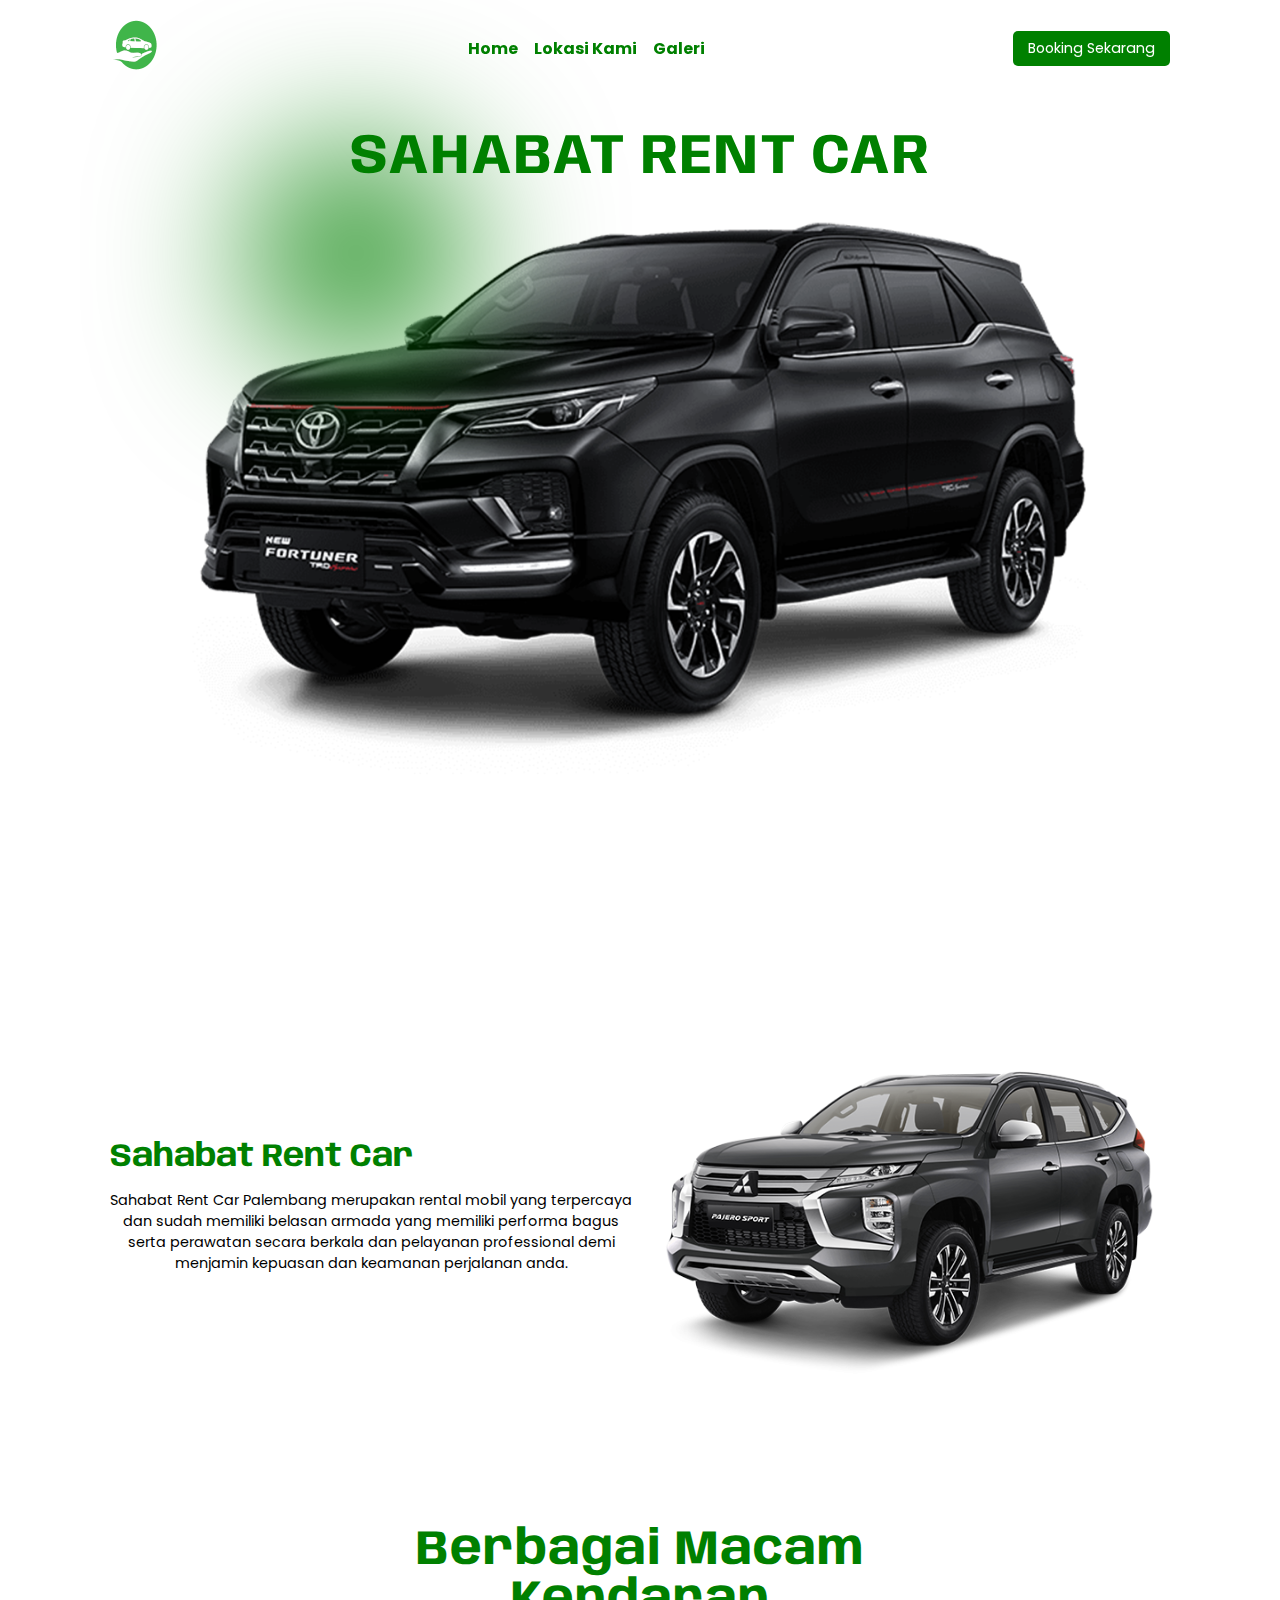
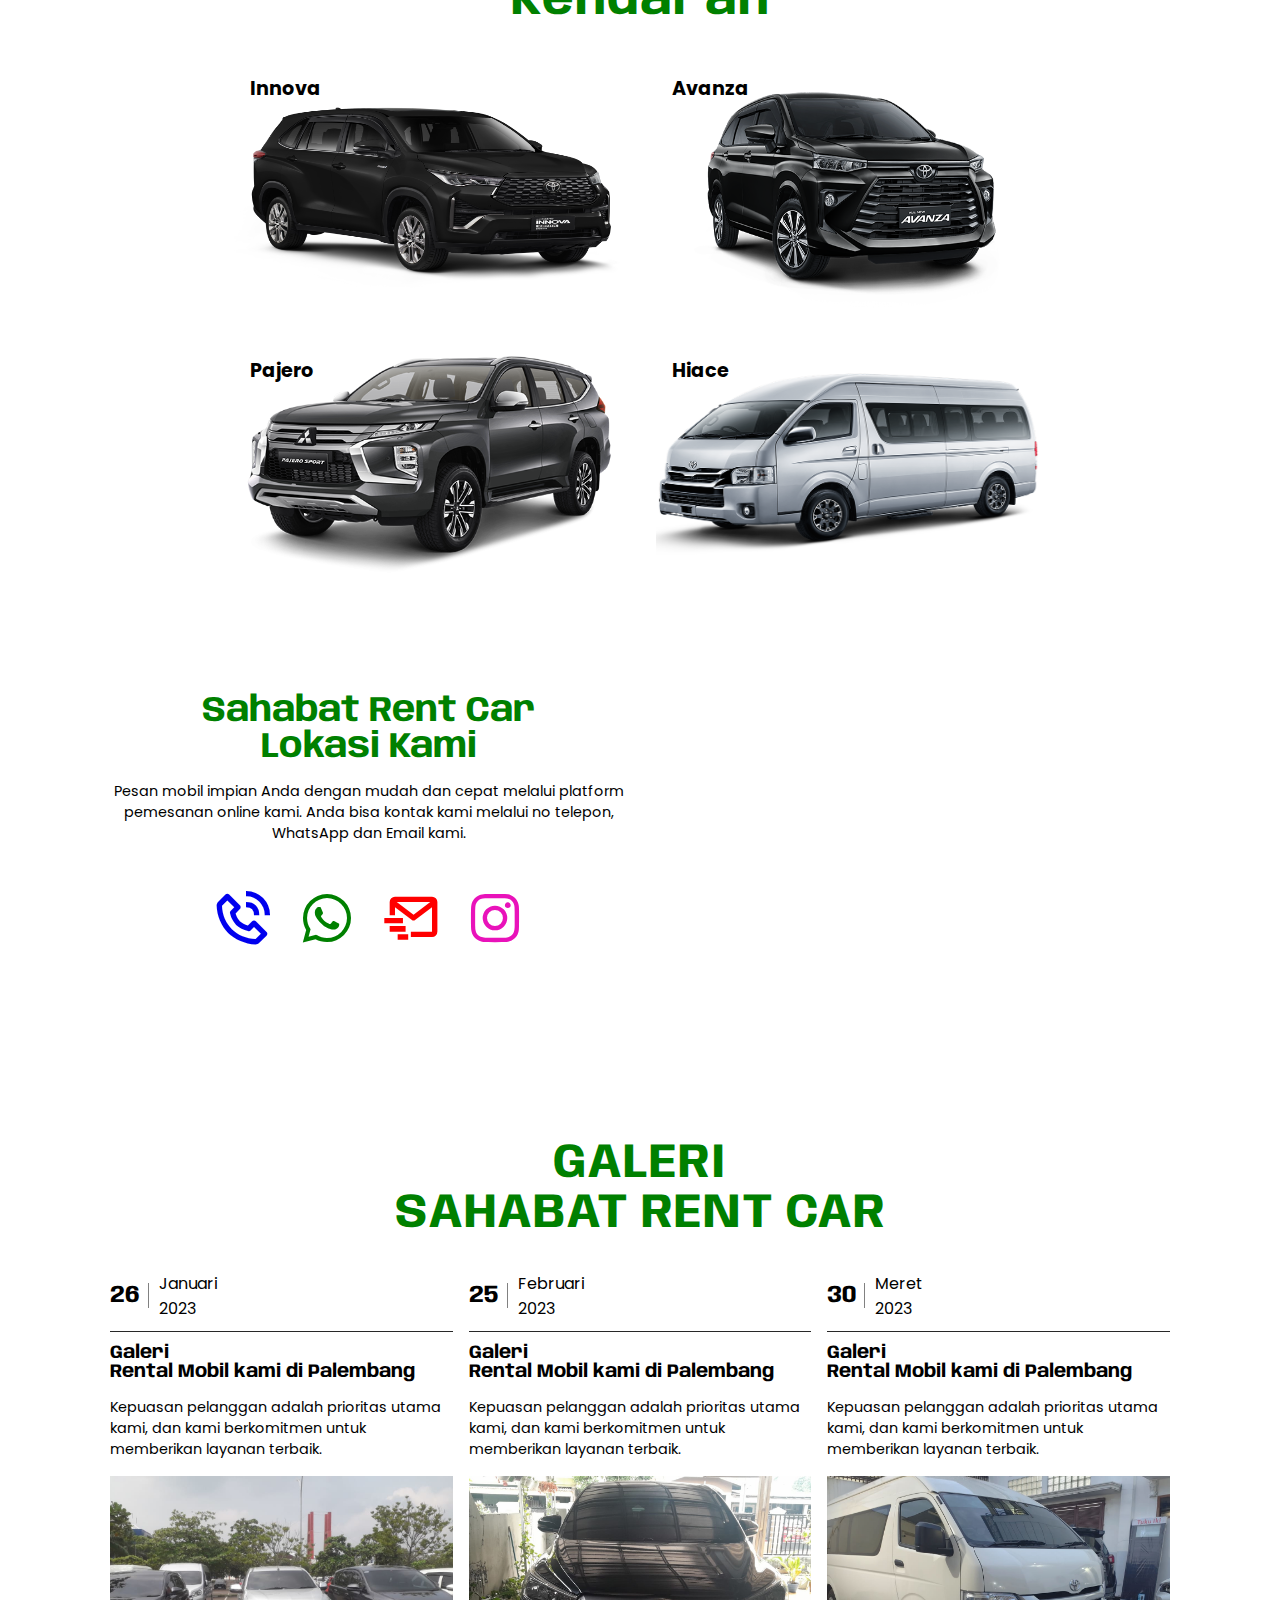
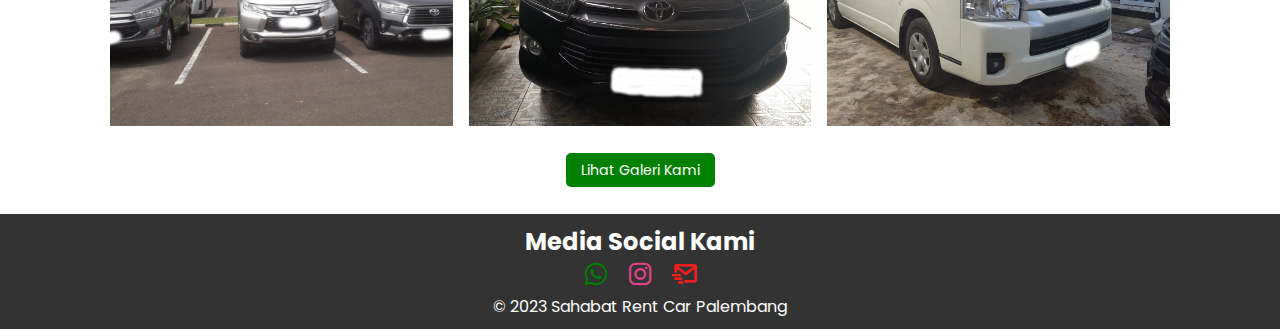
<file: index.html>
<!DOCTYPE html>
<html lang="en">
  <head>
    <meta charset="UTF-8" />
    <meta name="viewport" content="width=device-width, initial-scale=1.0" />
    <title>Sahabat Rent Car</title>
    <link rel="stylesheet" href="style.css" />
    <link rel="shortcut icon" href="cars/logo/logo2.png" type="image/x-icon">

    <link
      rel="stylesheet"
      href="https://cdn.jsdelivr.net/npm/boxicons@latest/css/boxicons.min.css"
    />
    <!-- !link slider -->
      <link rel="stylesheet" href="https://cdn.jsdelivr.net/npm/swiper@11/swiper-bundle.min.css" />

  </head>

  <body>
        <!-- header -->
            <header>
                <div class="nav container"> 
                    <a href="#home" class="logo"><img src="cars/logo/logo2.png" alt=""></a>
                    <!-- menu icons -->
                    <i class='bx bx-menu-alt-left' id="menu-icon"></i>
                    <div class="nav-links">
                        <a href="#home" class="nav-link">Home</a>
                        <a href="#location" class="nav-link">Lokasi Kami</a>
                        <a href="galeri.html" class="nav-link">Galeri</a>
                    </div>
                    <!-- btn -->
                    <a href="booking.html" class="btn">Booking Sekarang</a>
                </div>
            </header>
        <!-- header -->

        <!-- home -->
        <section class="home" id="home">
            <!-- home img -->
            <div class="img">
              <h1 class="container">SAHABAT RENT CAR</h1>
                   <div class="blur-effect"></div>
              <img src="cars/mobil/fortuner.png" alt="image-mobil" class="home-img">
            </div>
          </div>
        </section>

        <!-- about -->
        <section class="about container">
          <div class="about-data">
            <h3>Sahabat Rent Car</h3>
            <p>Sahabat Rent Car Palembang merupakan rental mobil yang terpercaya dan sudah memiliki belasan armada yang memiliki performa bagus serta perawatan secara berkala dan pelayanan professional demi menjamin kepuasan dan keamanan perjalanan anda.</p>
          </div>
          <img src="cars/mobil/pajero.png" alt="" class="about-img">
        </section>

        <!-- Collections -->
        <section class="collections container">
          <div class="heading">
            <h4>Berbagai Macam <br>Kendaran</h4>
          </div>
            <div class="collection-boxs">
              <div class="collection-data">
                <h5>Innova</h5>
                <div class="collection-img">
                  <img src="cars/mobil/inova-Zenix.png" alt="zenix">
                </div>
              </div>
              <div class="collection-data">
                <h5>Avanza</h5>
                <div class="collection-img">
                  <img src="cars/mobil/avanza-G.png" alt="avanza">
                </div>
              </div>
              <div class="collection-data">
                <h5>Pajero</h5>
                <div class="collection-img">
                  <img src="cars/mobil/pajero.png" alt="pajero">
                </div>
              </div>
              <div class="collection-data">
                <h5>Hiace</h5>
                <div class="collection-img">
                  <img src="cars/mobil/hiace-luxury.png" alt="hiace">
                </div>
              </div>
    
          </div>
        </section>
        
        <!-- ! Location -->
        <section class="location container" id="location">
          <div class="location-data">
            <h3>Sahabat Rent Car <br>Lokasi Kami</h3>
            <p>Pesan mobil impian Anda dengan mudah dan cepat melalui platform pemesanan online kami. Anda bisa kontak kami melalui no telepon, WhatsApp dan Email kami.</p>

            <div class="kontak-kami">
              <a href="tel:+6281532139602" target="_blank" ><i class='bx bx-phone-call' id="telphone"></i></a>

              <a href="https://wa.me/6281532139602?text=Halo%20Sahabat%20Rent%20Car%20saya%20ingin%20bertanya?" target="_blank" ><i class='bx bxl-whatsapp' id="whatsapp"></i></a>

              <a href="mailto:sahabatrentcar@yahoo.com?subject=Sahabat%20Rent%20Car&body=Halo%20saya%20ingin%20bertanya?" ><i class='bx bx-mail-send' id="gmail"></i></a>

              <a href="https://www.instagram.com/sahabat_rentcarpalembang/" target="_blank"><i class='bx bxl-instagram' id="insta"></i></a>

            </div>
           


          </div>
        
        <div class="map">

            <iframe class="google-map" src="https://www.google.com/maps/embed?pb=!1m17!1m12!1m3!1d3984.616835512083!2d104.77894457497032!3d-2.9259838970503522!2m3!1f0!2f0!3f0!3m2!1i1024!2i768!4f13.1!3m2!1m1!2zMsKwNTUnMzMuNSJTIDEwNMKwNDYnNTMuNSJF!5e0!3m2!1sid!2sid!4v1703846644242!5m2!1sid!2sid" width="400" height="350" style="border:0;" allowfullscreen="" loading="lazy" referrerpolicy="no-referrer-when-downgrade"></iframe>

          </div>
        </section>


        <!-- Stories -->
          <section class="stories container">
            <div class="heading">
              <h4>GALERI <br>SAHABAT RENT CAR</h4>
            </div>
            <div class="stories-box">
              
              <div class="stoires-data">
                <div class="date">
                  <h1>26</h1>
                  <span>Januari <br>2023</span>
                </div>
                <h2>Galeri <br>Rental Mobil kami di Palembang</h2>
                <p>Kepuasan pelanggan adalah prioritas utama kami, dan kami berkomitmen untuk memberikan layanan terbaik.</p>
                <img src="cars/gallery/galleri-1.jpeg" alt="gal-1">
              </div>

              <div class="stoires-data">
                <div class="date">
                  <h1>25</h1>
                  <span>Februari <br>2023</span>
                </div>
                <h2>Galeri <br>Rental Mobil kami di Palembang</h2>
                <p>Kepuasan pelanggan adalah prioritas utama kami, dan kami berkomitmen untuk memberikan layanan terbaik.</p>
                <img src="cars/gallery/galleri-2.jpeg" alt="gal-2">
              </div>

              <div class="stoires-data">
                <div class="date">
                  <h1>30</h1>
                  <span>Meret <br>2023</span>
                </div>
                <h2>Galeri <br>Rental Mobil kami di Palembang</h2>
                <p>Kepuasan pelanggan adalah prioritas utama kami, dan kami berkomitmen untuk memberikan layanan terbaik.</p>
                <img src="cars/gallery/galleri-4.jpeg" alt="gal-4">
              </div>
            </div>
             <!-- review btn -->
             <div class="review-btn">
              <a href="galeri.html" class="btn">Lihat Galeri Kami</a>
            </div>
          </section>

        
          <!-- !footer -->
        <footer id="myFooter">
            <div class="social-icons">
                <h2>Media Social Kami</h2>
                <a href="https://wa.me/6281532139602?text=Halo%20Sahabat%20Rent%20Car%20saya%20ingin%20bertanya?" target="_blank"><i class='bx bxl-whatsapp' id="whatsapp"></i></a>

                <a href="https://www.instagram.com/sahabat_rentcarpalembang/" target="_blank"><i class='bx bxl-instagram' id="insta"></i></a>

                <a href="mailto:sahabatrentcar@yahoo.com?subject=Sahabat%20Rent%20Car&body=Halo%20saya%20ingin%20bertanya?" target="_blank"><i class='bx bx-mail-send' id="gmail"></i></a>
            </div>
            <p>&copy; 2023 Sahabat Rent Car Palembang</p>
        </footer>

        <!-- Swiper JS -->
      <script src="https://cdn.jsdelivr.net/npm/swiper@11/swiper-bundle.min.js"></script>

        <!--? js -->
        <script src="app.js"></script>
  </body>
</html>
</file>
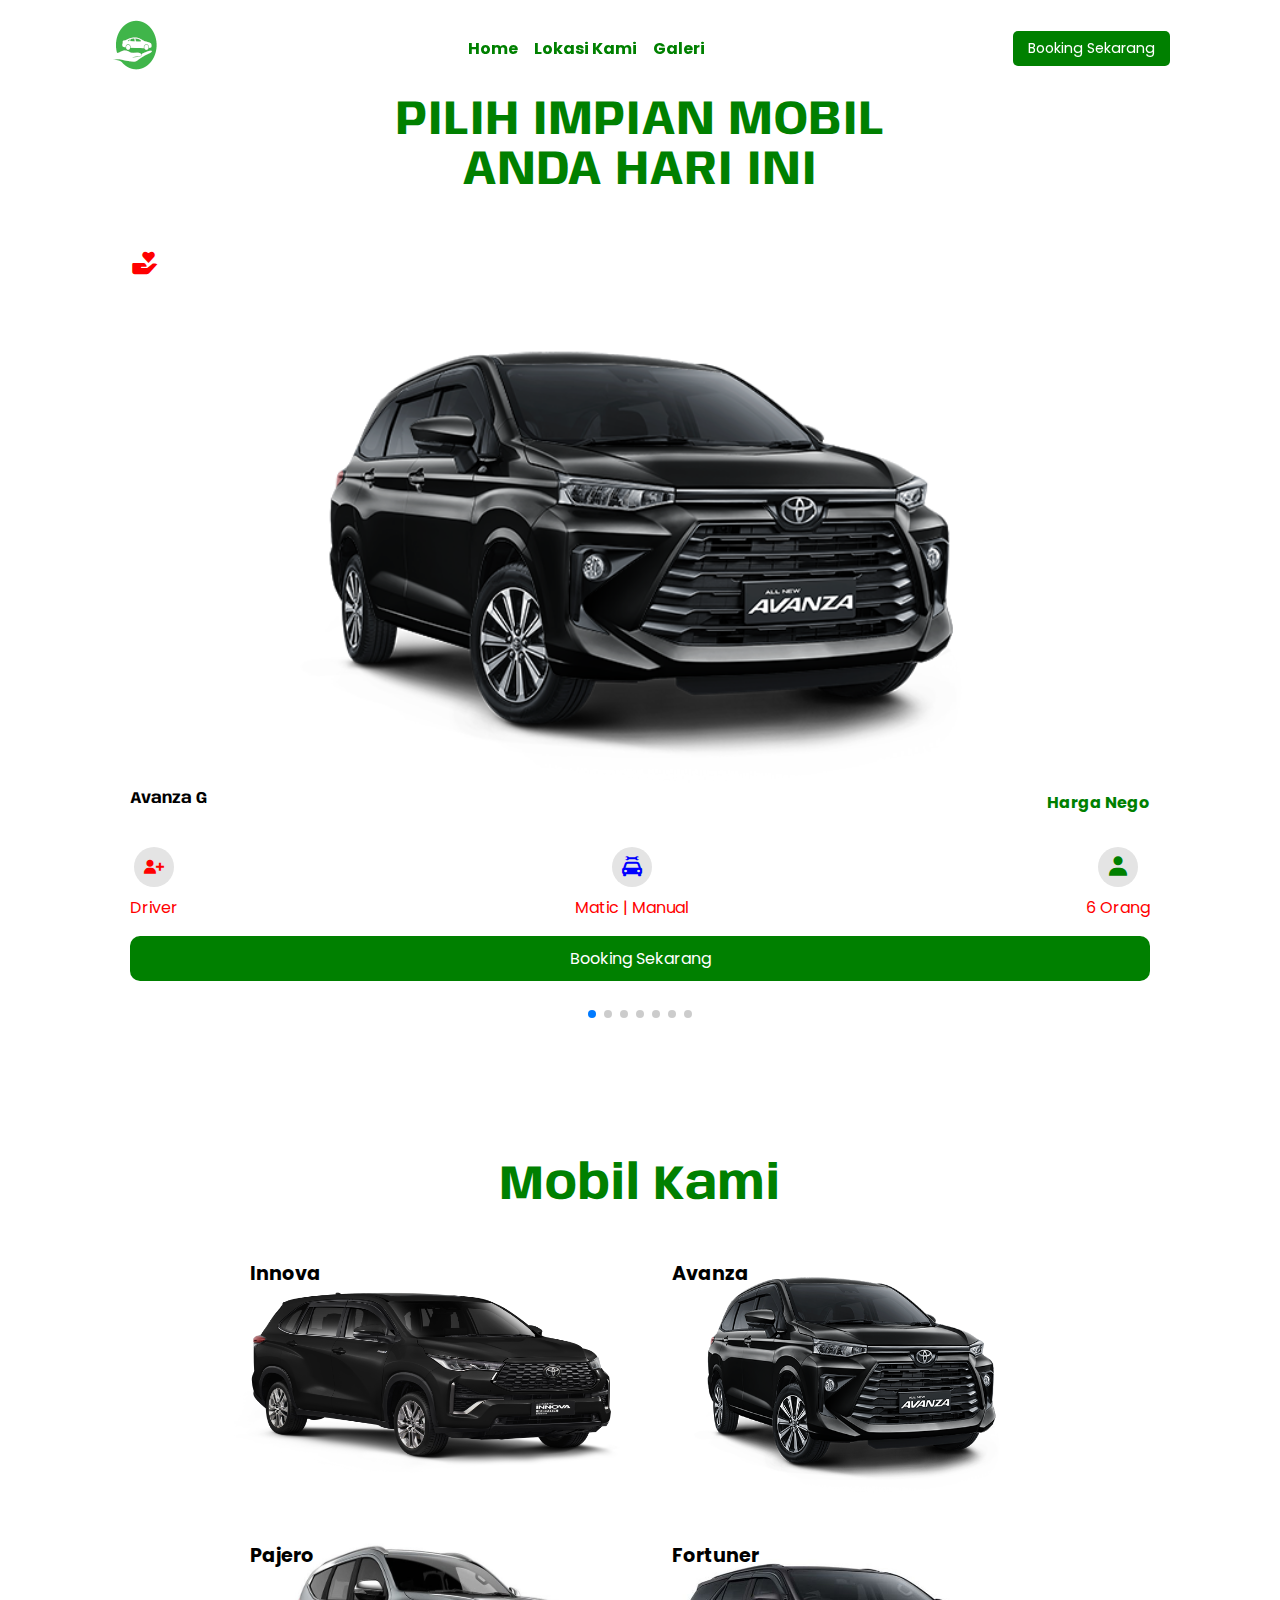
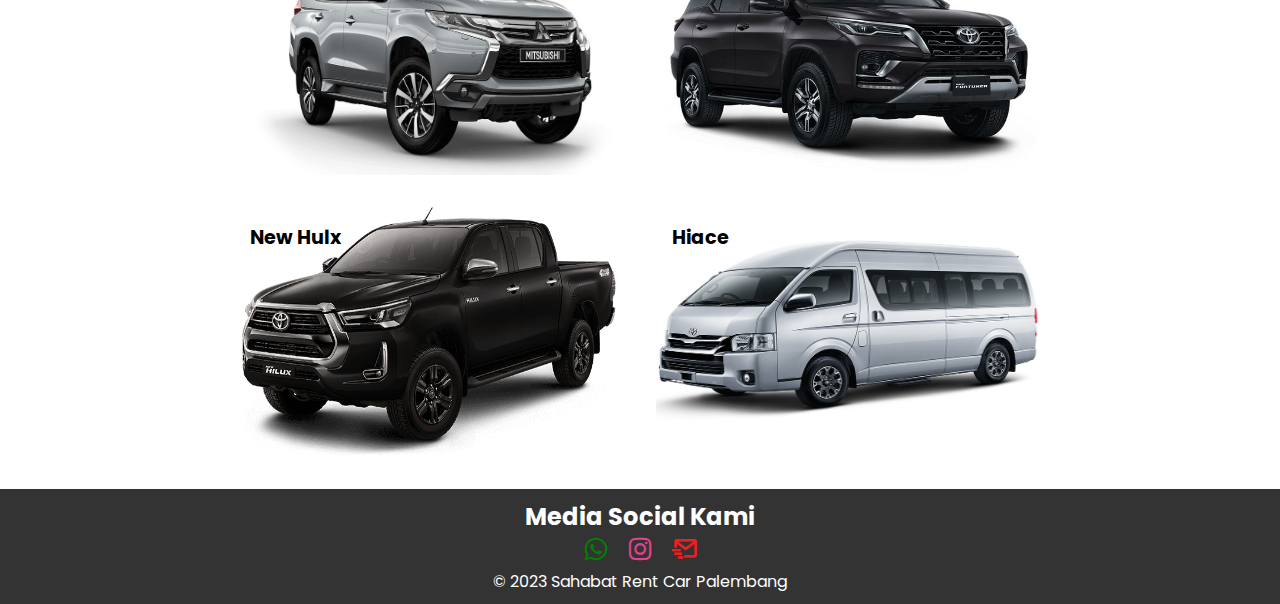
<file: booking.html>
<!DOCTYPE html>
<html lang="en">
  <head>
    <meta charset="UTF-8" />
    <meta name="viewport" content="width=device-width, initial-scale=1.0" />
    <title>Sahabat Rent Car</title>
    <link rel="stylesheet" href="style.css" />
    <link rel="shortcut icon" href="cars/logo/logo2.png" type="image/x-icon">

    <link
      rel="stylesheet"
      href="https://cdn.jsdelivr.net/npm/boxicons@latest/css/boxicons.min.css"
    />
    <!-- !link slider -->
      <link rel="stylesheet" href="https://cdn.jsdelivr.net/npm/swiper@11/swiper-bundle.min.css" />

  </head>

  <body>
        <!-- header -->
            <header>
                <div class="nav container">         
                    <a href="index.html" class="logo"><img src="cars/logo/logo2.png" alt="adad"></a>
                    <!-- menu icons -->
                    <i class='bx bx-menu-alt-left' id="menu-icon"></i>
                    <div class="nav-links">
                        <a href="index.html" class="nav-link">Home</a>
                        <a href="index.html#location" class="nav-link">Lokasi Kami</a>
                        <a href="galeri.html" class="nav-link">Galeri</a>
                    </div>
                    <!-- btn -->
                    <a href="" class="btn">Booking Sekarang</a>
                </div>
            </header>
        <!-- header -->
     

        <!-- !Book Cars -->
        <section class="cars container">
          <div class="heading">
            <h4>PILIH IMPIAN MOBIL<br> ANDA HARI INI</h4>
          </div>
          <!-- !SLIDER MAIN CONTAINER -->
          <div class="swiper mySwiper container">
            <div class="swiper-wrapper">
              <!-- slide -->
              <div class="swiper-slide">
                <div class="car-box">
                  <i class='bx bxs-donate-heart'></i>
                  <img src="cars/mobil/avanza-G.png" alt="avanza">
                  <div class="title-price">
                    <h3>Avanza G</h3>
                    <h4>Harga Nego</h4>
                  </div>
                  <div class="car-info">
                    <div class="car-info-box">
                      <i class='bx bxs-user-plus'></i>
                      <p>Driver</p>
                    </div>
                    <div class="car-info-box">
                      <i class='bx bxs-car-mechanic'></i>
                      <p>Matic | Manual</p>
                    </div>
                    <div class="car-info-box">
                      <i class='bx bxs-user'></i>
                      <p>6 Orang</p>
                    </div>
                  </div>
                  <a href="https://wa.me/6281532139602?text=Halo%20Sahabat%20Rent%20Car%20saya%20ingin%20bertanya?" target="_blank" class="boox-btn">Booking Sekarang</a>
                </div>
              </div>
              <!-- slide -->
  
               <!-- slide -->
               <div class="swiper-slide">
                <div class="car-box">
                  <i class='bx bxs-donate-heart'></i>
                  <img src="cars/mobil/inova-Zenix.png" alt="avanza">
                  <div class="title-price">
                    <h3>Innova Zenix</h3>
                    <h4>Harga Nego</h4>
                  </div>
                  <div class="car-info">
                    <div class="car-info-box">
                      <i class='bx bxs-user-plus'></i>
                      <p>Driver</p>
                    </div>
                    <div class="car-info-box">
                      <i class='bx bxs-car-mechanic'></i>
                      <p>Matic</p>
                    </div>
                    <div class="car-info-box">
                      <i class='bx bxs-user'></i>
                      <p>6 Orang</p>
                    </div>
                  </div>
                  <a href="https://wa.me/6281532139602?text=Halo%20Sahabat%20Rent%20Car%20saya%20ingin%20bertanya?" target="_blank" class="boox-btn">Booking Sekarang</a>
                </div>
              </div>
              <!-- slide -->
  
               <!-- slide -->
               <div class="swiper-slide">
                <div class="car-box">
                  <i class='bx bxs-donate-heart'></i>
                  <img src="cars/mobil/rebbon.png" alt="avanza">
                  <div class="title-price">
                    <h3>Innova Rebbon</h3>
                    <h4>Harga Nego</h4>
                  </div>
                  <div class="car-info">
                    <div class="car-info-box">
                      <i class='bx bxs-user-plus'></i>
                      <p>Driver</p>
                    </div>
                    <div class="car-info-box">
                      <i class='bx bxs-car-mechanic'></i>
                      <p>Manual</p>
                    </div>
                    <div class="car-info-box">
                      <i class='bx bxs-user'></i>
                      <p>6 Orang</p>
                    </div>
                  </div>
                  <a href="https://wa.me/6281532139602?text=Halo%20Sahabat%20Rent%20Car%20saya%20ingin%20bertanya?" target="_blank" class="boox-btn">Booking Sekarang</a>
                </div>
              </div>
              <!-- slide -->
  
                <!-- slide -->
                <div class="swiper-slide">
                  <div class="car-box">
                    <i class='bx bxs-donate-heart'></i>
                    <img src="cars/mobil/fortuner.jpg" alt="avanza">
                    <div class="title-price">
                      <h3>Fortuner</h3>
                      <h4>Harga Nego</h4>
                    </div>
                    <div class="car-info">
                      <div class="car-info-box">
                        <i class='bx bxs-user-plus'></i>
                        <p>Driver</p>
                      </div>
                      <div class="car-info-box">
                        <i class='bx bxs-car-mechanic'></i>
                        <p>Manual</p>
                      </div>
                      <div class="car-info-box">
                        <i class='bx bxs-user'></i>
                        <p>5 Orang</p>
                      </div>
                    </div>
                    <a href="https://wa.me/6281532139602?text=Halo%20Sahabat%20Rent%20Car%20saya%20ingin%20bertanya?" target="_blank" class="boox-btn">Booking Sekarang</a>
                  </div>
                </div>
                <!-- slide -->
             
              <!-- slide -->
              <div class="swiper-slide">
                <div class="car-box">
                  <i class='bx bxs-donate-heart'></i>
                  <img src="cars/mobil/pajero-2018.jpg" alt="avanza">
                  <div class="title-price">
                    <h3>Pajero</h3>
                    <h4>Harga Nego</h4>
                  </div>
                  <div class="car-info">
                    <div class="car-info-box">
                      <i class='bx bxs-user-plus'></i>
                      <p>Driver</p>
                    </div>
                    <div class="car-info-box">
                      <i class='bx bxs-car-mechanic'></i>
                      <p>Matic</p>
                    </div>
                    <div class="car-info-box">
                      <i class='bx bxs-user'></i>
                      <p>5 Orang</p>
                    </div>
                  </div>
                  <a href="https://wa.me/6281532139602?text=Halo%20Sahabat%20Rent%20Car%20saya%20ingin%20bertanya?" target="_blank" class="boox-btn">Booking Sekarang</a>
                </div>
              </div>
             
              <!-- slide -->
  
               <!-- slide -->
               <div class="swiper-slide">
                <div class="car-box">
                  <i class='bx bxs-donate-heart'></i>
                  <img src="cars/mobil/New-hilux-attitude-black-metalic.png" alt="avanza">
                  <div class="title-price">
                    <h3>New Hilux</h3>
                    <h4>Harga Nego</h4>
                  </div>
                  <div class="car-info">
                    <div class="car-info-box">
                      <i class='bx bxs-user-plus'></i>
                      <p>Driver</p>
                    </div>
                    <div class="car-info-box">
                      <i class='bx bxs-car-mechanic'></i>
                      <p>Manual</p>
                    </div>
                    <div class="car-info-box">
                      <i class='bx bxs-user'></i>
                      <p>4 Orang</p>
                    </div>
                  </div>
                  <a href="https://wa.me/6281532139602?text=Halo%20Sahabat%20Rent%20Car%20saya%20ingin%20bertanya?" target="_blank" class="boox-btn">Booking Sekarang</a>
                </div>
              </div>
              <!-- slide -->
  
  
                 <!-- slide -->
                 <div class="swiper-slide">
                  <div class="car-box">
                    <i class='bx bxs-donate-heart'></i>
                    <img src="cars/mobil/hiace-luxury.png" alt="avanza">
                    <div class="title-price">
                      <h3>Hiace Luxury</h3>
                      <h4>Harga Nego</h4>
                    </div>
                    <div class="car-info">
                      <div class="car-info-box">
                        <i class='bx bxs-user-plus'></i>
                        <p>Driver</p>
                      </div>
                      <div class="car-info-box">
                        <i class='bx bxs-car-mechanic'></i>
                        <p>Manual</p>
                      </div>
                      <div class="car-info-box">
                        <i class='bx bxs-user'></i>
                        <p>10 Orang</p>
                      </div>
                    </div>
                    <a href="https://wa.me/6281532139602?text=Halo%20Sahabat%20Rent%20Car%20saya%20ingin%20bertanya?" target="_blank" class="boox-btn">Booking Sekarang</a>
                  </div>
                </div>
                      
            </div>
             <!--Need Pagination  -->
             <div class="swiper-pagination"></div>  
          </div>
        </section>
        <!-- !Book Cars -->
        

         <!--? Collections -->
         <section class="collections container">
            <div class="heading">
              <h4>Mobil Kami</h4>
            </div>
              <div class="collection-boxs">
                <div class="collection-data">
                  <h5>Innova</h5>
                  <div class="collection-img">
                    <img src="cars/mobil/inova-Zenix.png" alt="car-1">
                  </div>
                </div>
                <div class="collection-data">
                  <h5>Avanza</h5>
                  <div class="collection-img">
                    <img src="cars/mobil/avanza-G.png" alt="car-2">
                  </div>
                </div>
                <div class="collection-data">
                  <h5>Pajero</h5>
                  <div class="collection-img">
                    <img src="cars/mobil/pajero-2018.jpg" alt="car-3">
                  </div>
                </div>
                <div class="collection-data">
                  <h5>Fortuner</h5>
                  <div class="collection-img">
                    <img src="cars/mobil/fortuner.jpg" alt="car-4">
                  </div>
                </div>
                <div class="collection-data">
                    <h5>New Hulx</h5>
                    <div class="collection-img">
                      <img src="cars/mobil/New-hilux-attitude-black-metalic.png" alt="car-5">
                    </div>
                  </div>
                  <div class="collection-data">
                    <h5>Hiace</h5>
                    <div class="collection-img">
                      <img src="cars/mobil/hiace-luxury.png" alt="car-6">
                    </div>
                  </div>
            </div>
          </section>
            <!--? Collections -->

      
           
          <!-- !Footer -->
          <footer id="myFooter">
            <div class="social-icons">
                <h2>Media Social Kami</h2>
                <a href="https://wa.me/6281532139602?text=Halo%20Sahabat%20Rent%20Car%20saya%20ingin%20bertanya?" target="_blank"><i class='bx bxl-whatsapp' id="whatsapp"></i></a>

                <a href="https://www.instagram.com/sahabat_rentcarpalembang/" target="_blank"><i class='bx bxl-instagram' id="insta"></i></a>

                <a href="mailto:sahabatrentcar@yahoo.com?subject=Sahabat%20Rent%20Car&body=Halo%20saya%20ingin%20bertanya?" target="_blank"><i class='bx bx-mail-send' id="gmail"></i></a>
            </div>
            <p>&copy; 2023 Sahabat Rent Car Palembang</p>
        </footer>

        <!-- Swiper JS -->
      <script src="https://cdn.jsdelivr.net/npm/swiper@11/swiper-bundle.min.js"></script>

        <!--? js -->
        <script src="app.js"></script>
  </body>
</html>
</file>
<file: style.css>
/* Google fonts */
@import url("https://fonts.googleapis.com/css2?family=Anybody:wght@300;400;500;600;700;800;900&family=Poppins:wght@400;500;700&display=swap");
/* Google fonts */

* {
  margin: 0;
  padding: 0;
  scroll-behavior: smooth;
  box-sizing: border-box;
  scroll-padding-top: 2rem;
  font-family: "Poppins", sans-serif;
}
:root {
  --second-font: "Anybody", sans-serif;
}

a {
  text-decoration: none;
}
body {
  background: #fff;

  /* -webkit-user-select: none;
  -moz-user-select: none;
  -ms-user-select: none;
  user-select: none; */
}
img {
  width: 100%;
}
section {
  padding: 2rem 0 2rem;
}
.container {
  max-width: 1060px;
  width: 100%;
  margin: auto;
}
header {
  position: fixed;
  top: 0;
  left: 0;
  width: 100%;
  z-index: 100;
}

header.change-header {
  background: #efeae5;
  border: 4px 4px 20px rgb(15 54 55 / 10%);
  transition: 0.5s ease;
}
.nav {
  display: flex;
  align-items: center;
  justify-content: space-between;
  padding: 20px 0;
}
.logo img {
  font-size: 2rem;
  /* font-weight: 700;
  color: green;
  font-family: var(--second-font); */
}
#menu-icon {
  font-size: 30px;
  color: green;
  display: none;
}
.nav-links {
  display: flex;
  column-gap: 1rem;
  align-items: center;
}
.nav-links .nav-link {
  font-size: 1rem;
  font-weight: bold;
  color: green;
}

.nav-link:hover {
  color: #f5b754;
  transition: 0.4s;
}

.btn {
  font-size: 0.88rem;
  background: green;
  color: #ffffff;
  padding: 7px 15px;
  border-radius: 5px;
}
.btn:hover {
  background: #065799;
  color: #fff;
  transition: 0.4s;
}

.home {
  max-width: 1000vh;
  margin: auto;
  width: 100%;
  display: flex;
  flex-direction: column;
  align-items: center;
  justify-content: center;
  gap: 1.5rem;
  padding: 8rem;
  padding-bottom: 0;
  background: #fff;
  position: relative;
}

.home h1 {
  font-size: 3.5rem;
  letter-spacing: 2px;
  text-align: center;
  font-family: var(--second-font);
  color: green;
}

.img img {
  width: 100%;
  height: auto;
  background-image: center;
  margin-top: -200px;
}

.blur-effect {
  position: absolute;
  top: 15%;
  left: 20%;
  width: 200px;
  height: 200px;
  border-radius: 50%;
  background: green;
  filter: blur(5rem);
}

/* about container */
.about {
  display: grid;
  grid-template-columns: repeat(2, 1fr);
  align-items: center;
  gap: 1rem;
}

.about-data h3 {
  font-size: 2rem;
  font-family: var(--second-font);
  color: green;
}

.about-data p {
  font-size: 0.9rem;
  text-align: center;
  margin: 1rem 0 2rem;
}
.about-img img {
  width: 100%;
  max-width: 500px;
}

/* heading */
.heading h4 {
  margin-top: 4rem;
  font-size: 3rem;
  letter-spacing: 1px;
  text-align: center;
  margin-bottom: 2rem;
  font-family: var(--second-font);
  color: green;
}
.collection-boxs {
  display: grid;
  grid-template-columns: repeat(auto-fit, minmax(auto, 390px));
  justify-content: center;
  gap: 2rem;
}

.collection-img {
  width: 100%;
  height: 250px;
  border-radius: 8px;
  overflow: hidden;
}

.collection-img img {
  width: 100%;
  height: 100%;
  border-radius: 8px;
  /* object-fit: cover; */
  transition: 0.4s cubic-bezier(0.075, 0.82, 0.165, 1);
  cursor: pointer;
}
.collection-img img:hover {
  transform: scale(1.1);
  transition: 0.4s cubic-bezier(0.075, 0.82, 0.165, 1);
}
.collection-data {
  position: relative;
}
.collection-data h5 {
  position: absolute;
  left: 1rem;
  margin-top: 1rem;
  font-size: 1.2rem;
  color: black;
}

/* location */
.location {
  display: grid;
  grid-template-columns: repeat(2, 1fr);
  align-items: center;
  gap: 1.5rem;
}
.location .location-data h3 {
  font-size: 2.2rem;
  font-family: var(--second-font);
  text-align: center;
  color: green;
}
.kontak-kami {
  display: flex;
  justify-content: center;
  align-items: center;
  margin-top: 20px;
}

.kontak-kami a {
  text-decoration: none;
  margin: 0 10px;
  font-size: 24px;
  transition: color 0.3s ease;
  font-size: 4rem;
}
.kontak-kami a #whatsapp {
  color: green;
}
.kontak-kami a #insta {
  color: rgb(233, 18, 186);
}
.kontak-kami a #gmail {
  color: red;
}

.kontak-kami a #whatsapp:hover {
  color: blue;
}
.kontak-kami a #insta:hover {
  color: blue;
}
.kontak-kami a #gmail:hover {
  color: blue;
}

.location .location-data p {
  font-size: 0.9rem;
  text-align: center;
  margin: 1rem 0 2rem;
}
.google-map {
  width: 100%;
}

/* !Swiper */
.car-box {
  background: #fff;
  box-shadow: 0 4px 12px rgb(0, 0, 0 /16%);
  padding: 20px;
  border-radius: 10px;
  margin-top: 1rem0 4rem !important;
}

.car-box img {
  width: 100%;
  height: 500px;
  /* height: 180px; */
  object-fit: contain;
}

.car-box .title-price {
  display: flex;
  justify-content: space-between;
  gap: 10px;
}
.title-price h3 {
  font-size: 1rem;
  font-family: var(--second-font);
}
.title-price h4 {
  font-size: 1rem;
  color: green;
}
.car-info {
  display: flex;
  justify-content: space-between;
  gap: 5px;
  margin: 2rem 0 1rem;
}

.car-info-box {
  display: flex;
  flex-direction: column;
  justify-content: center;
  align-items: center;
  gap: 8px;
}
.car-box .bxs-donate-heart{
  color: red;
  font-size: 30px;
 
}
.car-info-box .bx {
  background: #e4e4e4;
  font-size: 1.5rem;
  color: #000000;
  padding: 8px;
  border-radius: 50%;
}
.car-info-box .bxs-user-plus {
  color: red;
}
.car-info-box .bxs-car-mechanic{
  color: blue;
}
.car-info-box .bxs-user{
  color: green;
}

.car-info-box p {
  font-size: 1rem;
  color: red;
}
.car-info-box p span {
  font-size: 0.8rem;
  color: #818181;
}

.boox-btn {
  background: green;
  width: 100%;
  display: flex;
  justify-content: center;
  padding: 10px;
  color: #fff;
  border-radius: 10px;
  margin-bottom: 2rem;
}
.boox-btn:hover {
  background: #065799;
  color: #fff;
  transition: 0.5s;
}

/* !Stories */
.stories-box {
  display: grid;
  grid-template-columns: repeat(3, 1fr);
  gap: 1rem;
  justify-content: center;
  margin-top: 2rem;
}
.date {
  display: flex;
  align-items: center;
  column-gap: 10px;
  border-bottom: 1.5px solid #282828;
  padding-bottom: 10px;
}

.date h1 {
  font-size: 1.5rem;
  padding-right: 8px;
  border-right: 1px solid #818181;
  font-family: var(--second-font);
}
.date span {
  font-size: 1rem;
}

.stoires-data h2 {
  font-size: 1.15rem;
  font-weight: 700;
  margin: 0.7rem 0 1rem;
  font-family: var(--second-font);
}

.stoires-data p {
  font-size: 0.9rem;
  margin: 0.5rem 0 1rem;
}

.stoires-data img {
  width: 100%;
  height: 250px;
  object-fit: cover;
}

.review-btn {
  margin-top: 1.5rem;
  text-align: center;
}

#myFooter {
  background-color: #333;
  color: white;
  text-align: center;
  padding: 10px;
  position: relative;
  bottom: 0;
  width: 100%;
}

.social-icons #whatsapp {
  color: green;
  font-size: 30px;
  margin: 0 5px;
  text-decoration: none;
}

.social-icons #insta {
  color: rgb(228, 65, 141);
  font-size: 30px;
  margin: 0 5px;
  text-decoration: none;
}
.social-icons #gmail {
  color: rgb(243, 29, 29);
  font-size: 30px;
  margin: 0 5px;
  text-decoration: none;
}
.social-icons #whatsapp:hover {
  color: blue;
}
.social-icons #insta:hover {
  color: blue;
}
.social-icons #gmail:hover {
  color: blue;
}

/* !video */
.video-gallery {
  display: flex;
  flex-wrap: wrap;
  justify-content: space-around;
  align-items: center;
  min-height: 100vh;
  background-color: #fff;
}

.video-item {
  background-color: #fff;
  border: 1px solid #ddd;
  border-radius: 8px;
  overflow: hidden;
  margin: 20px;
  box-shadow: 0 0 10px rgba(0, 0, 0, 0.1);
  transition: transform 0.3s ease-in-out;
  min-height: 100%;
}

.video-item:hover {
  transform: scale(1.05);
}

video {
  width: 100%;
  max-width: 100%;
  height: 500px;
}

.video-info {
  display: flex;
  justify-content: space-around;
  align-items: center;
  padding: 10px;
}

.control-btn {
  padding: 8px 16px;
  font-size: 14px;
  background-color: green;
  color: #fff;
  border: none;
  border-radius: 4px;
  cursor: pointer;
  transition: background-color 0.3s ease;
}

.control-btn:hover {
  background-color: #45a049;
}

/* ! Responsive Layout */
@media (max-width: 1070px) {
  .container {
    margin: 0 auto;
    width: 90%;
  }
}

@media (max-width: 870px) {
  .home h1 {
    margin-top: 3rem;
  }
  .about-data .heading h4 {
    font-size: 2.5rem;
  }
  .about-data p {
    font-size: 0.78rem;
  }
}

@media (max-width: 768px) {
  .home {
    max-width: 1000vh;
    margin: auto;
    width: 100%;
    display: flex;
    flex-direction: column;
    align-items: center;
    justify-content: center;
    gap: 1.5rem;
    padding: 4rem;
    padding-bottom: 0;
    background: #fff;
    position: relative;
  }

  .home .container {
    font-size: 2rem;
    letter-spacing: 2px;
    text-align: center;
    font-family: var(--second-font);
    color: green;
  }

  .img img {
    width: 100%;
    height: auto;
    background-image: center;
    margin: auto;
  }

  .blur-effect {
    position: absolute;
    top: 40%;
    left: 20%;
    width: 50px;
    height: 150px;
    border-radius: 50%;
    background: green;
    filter: blur(5rem);
  }

  /* about-container */

  .about-data h3 {
    display: flex;
    align-items: center;
    justify-content: center;
    font-size: 500px;
    font-family: var(--second-font);
    color: green;
  }

  .about-data p {
    font-size: 0.9rem;
    text-align: center;
    margin: 1rem 0 2rem;
  }
  .about-img img {
    width: 50%;
    max-width: 300px;
  }
}

@media (max-width: 700px) {
  #menu-icon {
    display: initial;
  }
  .nav-links {
    position: absolute;
    top: 80px;
    left: 0;
    right: 0;
    display: flex;
    flex-direction: column;
    background: #bcbec4;
    width: 100%;
    margin: auto;
    padding: 20px 0;
    align-items: center;
    clip-path: polygon(0 0, 100% 0, 100% 0, 0 0);
    transition: 0.4s;
  }
  .open-menu {
    clip-path: polygon(0 0, 100% 0, 100% 100%, 0 100%);
  }
  .nav-link {
    display: block;
    margin: 1rem;
    color: #fff;
  }
  .about,
  .location {
    grid-template-columns: 1fr;
  }
}

@media (max-width: 500px) {
  .home h1,
  .about-data h3,
  .heading h4,
  .location-data h3 {
    font-size: 2rem;
  }
  .stories-box {
    grid-template-columns: 1fr;
  }
}

@media (max-width: 390px) {
  .home h1,
  .about-data h3,
  .heading h4,
  .location-data h3 {
    font-size: 1.5rem;
  }
  .collection-img {
    height: 200px;
  }
}
</file>
